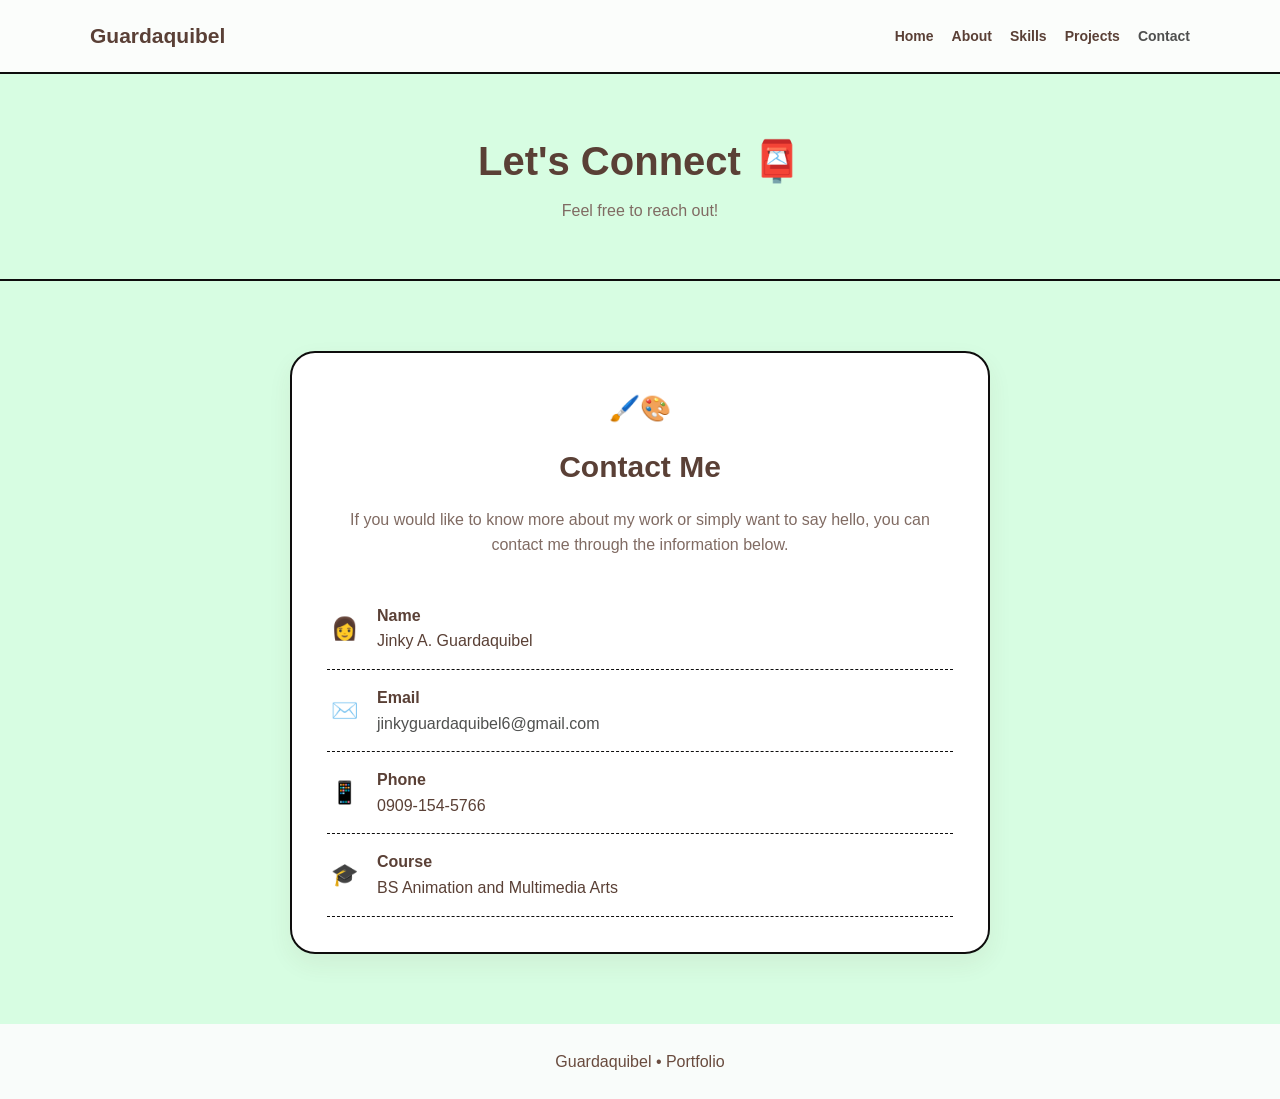
<file: contact.html>
<!DOCTYPE html>
<html lang="en">

<head>

    <meta charset="UTF-8">

    <meta name="viewport"
          content="width=device-width, initial-scale=1.0">

    <title>Contact | Jinky A. Guardaquibel</title>

    <link rel="stylesheet" href="style.css">
    <link rel="stylesheet" href="contact.css">

</head>


<body>

<header>

<nav>

    <div class="logo">
        Guardaquibel <span></span>
    </div>

    <div class="nav-links">

        <a href="index.html">
            Home
        </a>

        <a href="about.html">
            About
        </a>

        <a href="skills.html">
            Skills
        </a>

        <a href="projects.html">
            Projects
        </a>

        <a href="contact.html" class="active">
            Contact
        </a>

    </div>

</nav>

</header>


<main>

<section class="page-header">

    <h1>
        Let's Connect 📮
    </h1>

    <p>
        Feel free to reach out!
    </p>

</section>


<section class="contact-section">

<div class="contact-box">

    <div class="contact-decoration">
        🖌️🎨
    </div>

    <h2>
        Contact Me 
    </h2>

    <p>
        If you would like to know more about my work
        or simply want to say hello, you can contact me
        through the information below.
    </p>


    <div class="contact-item">

        <span>👩</span>

        <div>

            <strong>
                Name
            </strong>

            Jinky A. Guardaquibel

        </div>

    </div>


    <div class="contact-item">

        <span>✉️</span>

        <div>

            <strong>
                Email
            </strong>

            <a href="mailto:jinkyguardaquibel6@gmail.com">
                jinkyguardaquibel6@gmail.com
            </a>

        </div>

    </div>


    <div class="contact-item">

        <span>📱</span>

        <div>

            <strong>
                Phone
            </strong>

            0909-154-5766

        </div>

    </div>


    <div class="contact-item">

        <span>🎓</span>

        <div>

            <strong>
                Course
            </strong>

            BS Animation and Multimedia Arts

        </div>

    </div>

</div>

</section>

</main>

<footer>

<p>
    Guardaquibel • Portfolio
</p>

</footer>

</body>

</html>
</file>
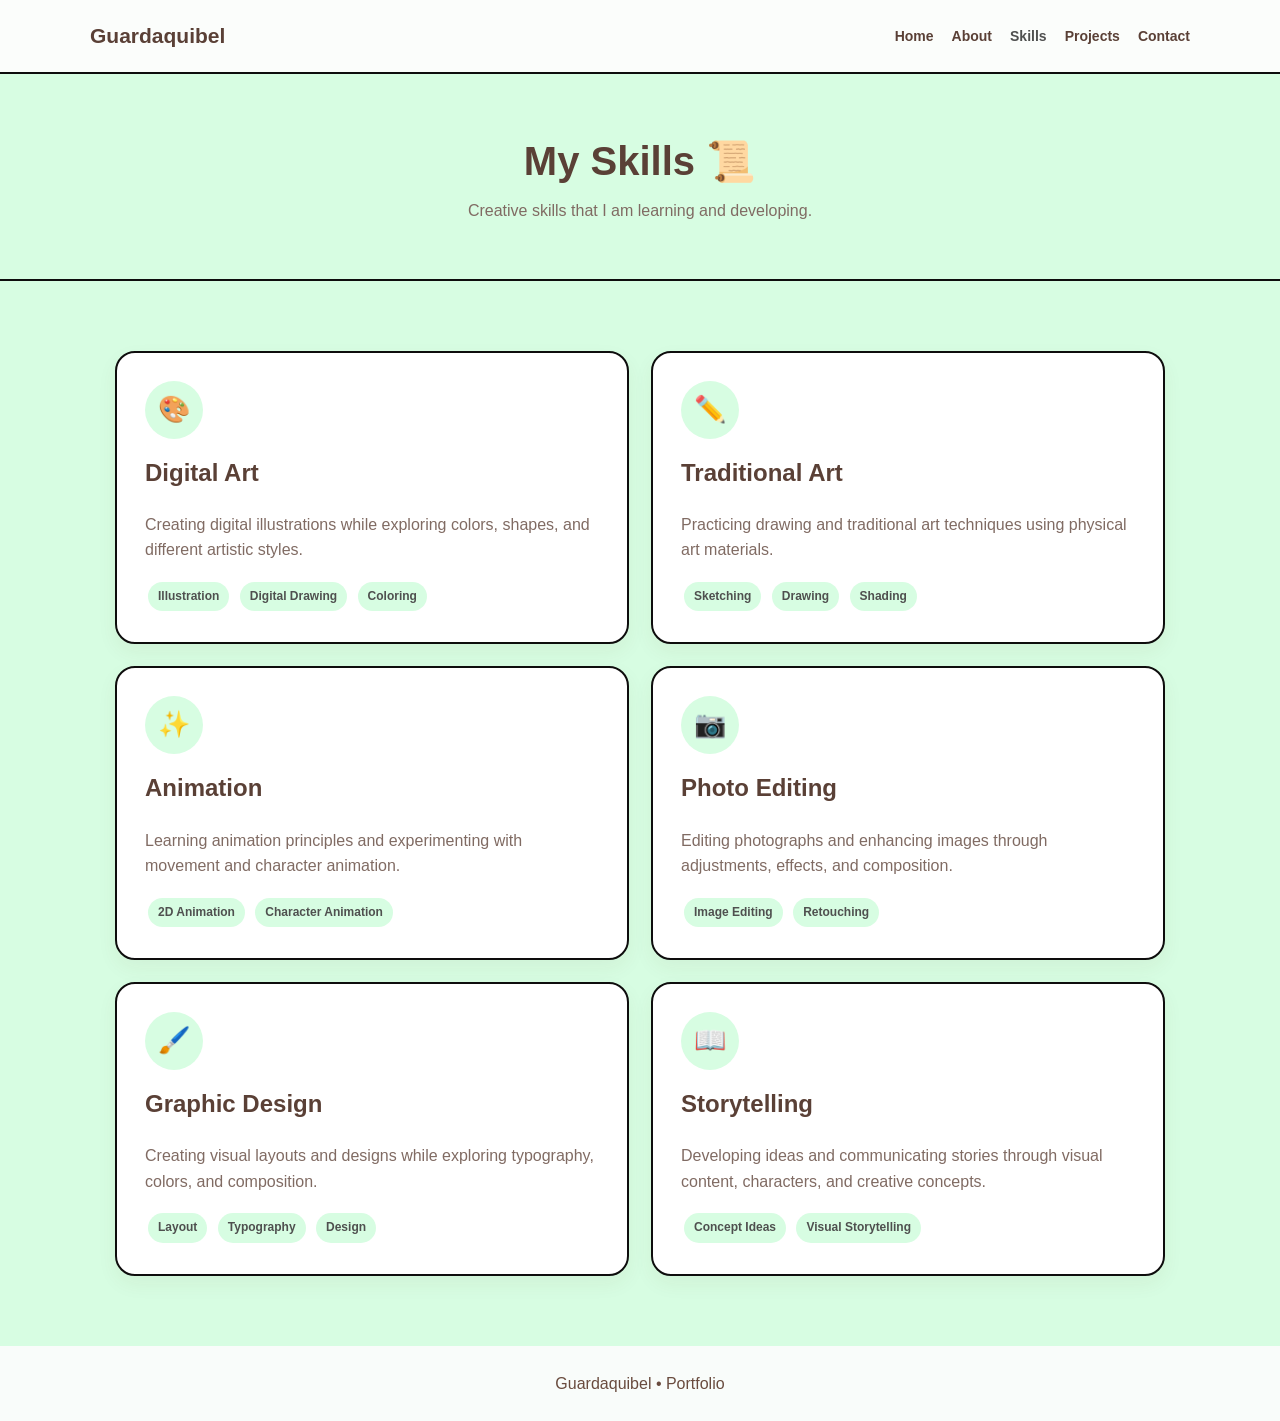
<file: skills.html>
<!DOCTYPE html>
<html lang="en">

<head>

    <meta charset="UTF-8">

    <meta name="viewport"
          content="width=device-width, initial-scale=1.0">

    <title>Skills | Jinky A. Guardaquibel</title>

    <link rel="stylesheet" href="style.css">
    <link rel="stylesheet" href="skills.css">

</head>


<body>

<header>

<nav>

    <div class="logo">
        Guardaquibel <span></span>
    </div>

    <div class="nav-links">

        <a href="index.html">
            Home
        </a>

        <a href="about.html">
            About
        </a>

        <a href="skills.html" class="active">
            Skills
        </a>

        <a href="projects.html">
            Projects
        </a>

        <a href="contact.html">
            Contact
        </a>

    </div>

</nav>

</header>


<main>

<section class="page-header">

    <h1>
        My Skills 📜
    </h1>

    <p>
        Creative skills that I am learning and developing.
    </p>

</section>


<section class="skills-section">

<div class="skills-grid">


    <!-- DIGITAL ART -->

    <div class="skill-card">

        <div class="skill-icon">
            🎨
        </div>

        <h2>
            Digital Art
        </h2>

        <p>
            Creating digital illustrations while
            exploring colors, shapes, and different
            artistic styles.
        </p>

        <div class="tags">

            <span>
                Illustration
            </span>

            <span>
                Digital Drawing
            </span>

            <span>
                Coloring
            </span>

        </div>

    </div>


    <!-- TRADITIONAL ART -->

    <div class="skill-card">

        <div class="skill-icon">
            ✏️
        </div>

        <h2>
            Traditional Art
        </h2>

        <p>
            Practicing drawing and traditional
            art techniques using physical
            art materials.
        </p>

        <div class="tags">

            <span>
                Sketching
            </span>

            <span>
                Drawing
            </span>

            <span>
                Shading
            </span>

        </div>

    </div>


    <!-- ANIMATION -->

    <div class="skill-card">

        <div class="skill-icon">
            ✨
        </div>

        <h2>
            Animation
        </h2>

        <p>
            Learning animation principles and
            experimenting with movement and
            character animation.
        </p>

        <div class="tags">

            <span>
                2D Animation
            </span>

            <span>
                Character Animation
            </span>

        </div>

    </div>


    <!-- PHOTO EDITING -->

    <div class="skill-card">

        <div class="skill-icon">
            📷
        </div>

        <h2>
            Photo Editing
        </h2>

        <p>
            Editing photographs and enhancing
            images through adjustments,
            effects, and composition.
        </p>

        <div class="tags">

            <span>
                Image Editing
            </span>

            <span>
                Retouching
            </span>

        </div>

    </div>


    <!-- GRAPHIC DESIGN -->

    <div class="skill-card">

        <div class="skill-icon">
            🖌️
        </div>

        <h2>
            Graphic Design
        </h2>

        <p>
            Creating visual layouts and designs
            while exploring typography, colors,
            and composition.
        </p>

        <div class="tags">

            <span>
                Layout
            </span>

            <span>
                Typography
            </span>

            <span>
                Design
            </span>

        </div>

    </div>


    <!-- STORYTELLING -->

    <div class="skill-card">

        <div class="skill-icon">
            📖
        </div>

        <h2>
            Storytelling
        </h2>

        <p>
            Developing ideas and communicating
            stories through visual content,
            characters, and creative concepts.
        </p>

        <div class="tags">

            <span>
                Concept Ideas
            </span>

            <span>
                Visual Storytelling
            </span>

        </div>

    </div>


</div>

</section>

</main>


<footer>

<p>
    Guardaquibel • Portfolio
</p>

</footer>

</body>

</html>
</file>
<file: style.css>
body {
    min-height: 100vh;
    display: flex;
    flex-direction: column;
}

main {
    flex: 1;
}

footer {
    margin-top: auto;
}

/* =========================
   GENERAL
========================= */

* {
    box-sizing: border-box;
}

:root {
    --peach: #f9fcfa;
    --peach-dark: #4f504f;
    --peach-light: #d7fde2;

    --cream: #d7fde2;

    --brown: #5a4036;
    --muted: #806b63;

    --white: #ffffff;

    --border: #0e0d0d;
}

html {
    scroll-behavior: smooth;
}

body {
    margin: 0;

    font-family:
        Arial,
        Helvetica,
        sans-serif;

    background: var(--cream);

    color: var(--brown);

    line-height: 1.6;

    /* Keeps footer at bottom */
    min-height: 100vh;

    display: flex;

    flex-direction: column;
}


/* Makes main content fill available space */

main {
    flex: 1;
}


/* =========================
   NAVIGATION
========================= */

header {
    background: rgba(252, 253, 252, 0.97);

    border-bottom:
        2px solid
        var(--border);

    position: sticky;

    top: 0;

    z-index: 100;
}

nav {
    width: 90%;

    max-width: 1100px;

    min-height: 72px;

    margin: auto;

    display: flex;

    align-items: center;

    justify-content: space-between;

    gap: 20px;
}

.logo {
    font-size: 21px;

    font-weight: bold;

    color: var(--brown);
}

.logo span {
    color: var(--peach-dark);
}

.nav-links {
    display: flex;

    flex-wrap: wrap;

    gap: 18px;
}

.nav-links a {
    color: var(--brown);

    text-decoration: none;

    font-size: 14px;

    font-weight: bold;
}

.nav-links a:hover,
.nav-links a.active {
    color: var(--peach-dark);
}


/* =========================
   BUTTONS
========================= */

.buttons {
    display: flex;

    gap: 12px;

    flex-wrap: wrap;
}

.btn {
    display: inline-block;

    padding:
        11px 20px;

    border-radius: 25px;

    text-decoration: none;

    font-weight: bold;

    font-size: 14px;
}

.primary {
    color: white;

    background:
        var(--peach-dark);
}

.primary:hover {
    background: #ca7355;
}

.secondary {
    color: var(--brown);

    background: white;

    border:
        1px solid
        var(--border);
}

.secondary:hover {
    background:
        var(--peach-light);
}


/* =========================
   COMMON SECTIONS
========================= */

.section-title {
    text-align: center;

    margin-bottom: 35px;
}

.section-title h2 {
    font-size: 32px;

    margin-bottom: 8px;
}

.section-title p {
    color: var(--muted);
}


/* =========================
   COMMON CARDS
========================= */

.card {
    background: white;

    border:
        2px solid
        var(--border);

    border-radius: 20px;

    padding: 25px;

    box-shadow:
        0 8px 20px
        rgba(100, 60, 40, .06);
}

.card:hover {
    transform: translateY(-5px);

    transition: .2s;
}

.icon {
    width: 55px;

    height: 55px;

    display: grid;

    place-items: center;

    background:
        var(--peach-light);

    border-radius: 50%;

    font-size: 25px;

    margin-bottom: 15px;
}


/* =========================
   PAGE HEADERS
========================= */

.page-header {
    background:
        var(--peach-light);

    text-align: center;

    padding:
        55px 20px;

    border-bottom:
        2px solid
        var(--border);
}

.page-header h1 {
    font-size: 40px;

    margin: 0 0 5px;
}

.page-header p {
    color: var(--muted);

    margin: 0;
}


/* =========================
   FOOTER
========================= */

footer {
    background:
        var(--peach);

    color:
        #694b3e;

    text-align: center;

    padding: 25px;

    margin-top: auto;
}

footer p {
    margin: 0;
}


/* =========================
   MOBILE
========================= */

@media (max-width: 800px) {

    nav {
        padding:
            15px 0;

        flex-direction: column;

        align-items: flex-start;
    }

    .nav-links {
        gap: 12px;
    }

}
</file>
<file: contact.css>
.contact-section {

    width: 90%;

    max-width: 1050px;

    margin: auto;

    padding:
        70px 0;
}


.contact-box {

    max-width: 700px;

    margin: auto;

    background: white;

    padding: 35px;

    border:
        2px solid
        var(--border);

    border-radius: 25px;

    box-shadow:
        0 10px 25px
        rgba(100, 60, 40, .07);

    text-align: center;
}


.contact-decoration {

    font-size: 25px;

    margin-bottom: 15px;
}


.contact-box h2 {

    font-size: 30px;

    margin:
        0 0 10px;
}


.contact-box > p {

    color:
        var(--muted);

    margin-bottom: 30px;
}


.contact-item {

    display: flex;

    align-items: center;

    text-align: left;

    gap: 15px;

    padding:
        15px 0;

    border-bottom:
        1px dashed
        var(--border);
}


.contact-item > span {

    font-size: 22px;

    width: 35px;

    text-align: center;
}


.contact-item strong {

    display: block;
}


.contact-item a {

    color:
        var(--peach-dark);

    text-decoration: none;
}


.contact-button {

    margin-top: 25px;
}
</file>
<file: skills.css>
.skills-section {

    width: 90%;

    max-width: 1050px;

    margin: auto;

    padding:
        70px 0;
}


.skills-grid {

    display: grid;

    grid-template-columns:
        repeat(2, 1fr);

    gap: 22px;
}


.skill-card {

    background: white;

    border:
        2px solid
        var(--border);

    border-radius: 20px;

    padding: 28px;

    box-shadow:
        0 8px 20px
        rgba(100, 60, 40, .06);
}


.skill-card:hover {

    transform:
        translateY(-5px);

    transition:
        .2s;
}


.skill-icon {

    width: 58px;

    height: 58px;

    display: grid;

    place-items: center;

    background:
        var(--peach-light);

    border-radius: 50%;

    font-size: 26px;

    margin-bottom: 15px;
}


.skill-card h2 {

    margin-top: 0;

    color:
        var(--brown);
}


.skill-card p {

    color:
        var(--muted);
}


.tags {

    margin-top: 15px;
}


.tags span {

    display: inline-block;

    background:
        var(--peach-light);

    color:
        var(--peach-dark);

    padding:
        5px 10px;

    border-radius:
        20px;

    font-size: 12px;

    font-weight: bold;

    margin: 3px;
}


@media (max-width: 800px) {

    .skills-grid {

        grid-template-columns: 1fr;

    }

}
</file>
